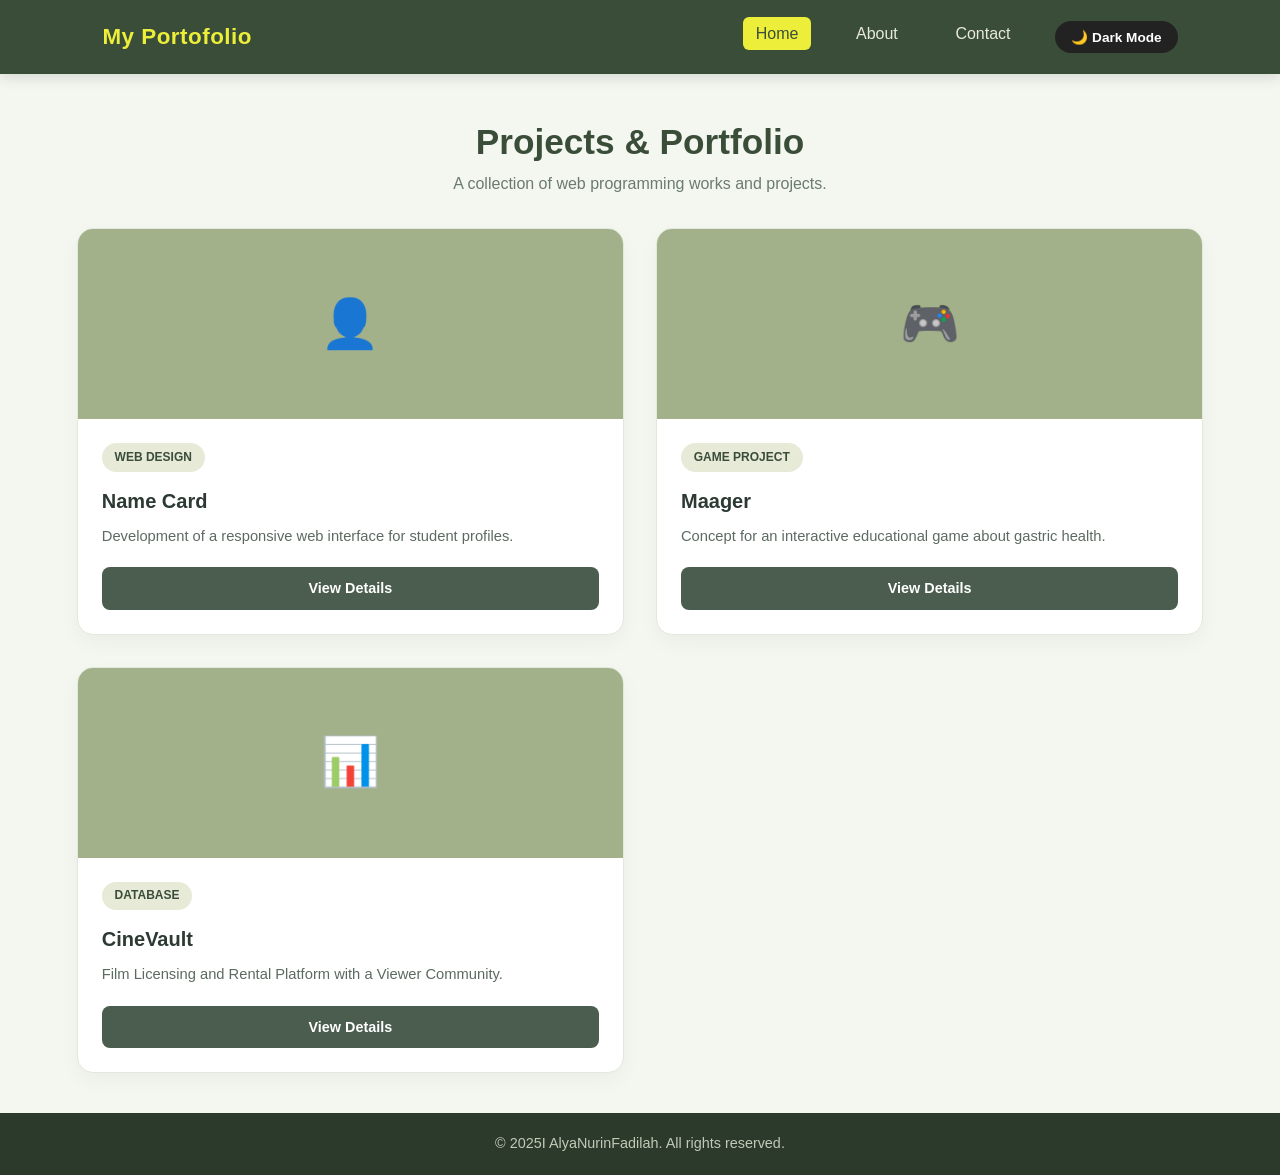
<file: index.html>
<!DOCTYPE html>
<html lang="id">
<head>
    <meta charset="UTF-8">
    <meta name="viewport" content="width=device-width, initial-scale=1.0">
    <title>My Portofolio - Home</title>
    <link rel="stylesheet" href="style.css">
</head>
<body>

    <nav class="navbar">
        <div class="logo">My Portofolio</div>
        <ul class="nav-links">
            <li><a href="index.html" class="active">Home</a></li>
            <li><a href="about.html">About</a></li>
            <li><a href="contact.html">Contact</a></li>
            <li><button id="dark-mode-btn" class="btn-dark-mode">🌙 Dark Mode</button></li>
        </ul>
    </nav>

    <div class="container">
        <div class="page-title">
            <h1>Projects & Portfolio</h1>
            <p>A collection of web programming works and projects.</p>
        </div>

        <div class="portfolio-grid">
            <div class="card">
                <div class="card-img">👤</div>
                <div class="card-content">
                    <span class="card-tag">Web Design</span>
                    <h3 class="card-title">Name Card</h3>
                    <p class="card-desc">Development of a responsive web interface for student profiles.</p>
                    <a href="#" class="card-btn">View Details</a>
                </div>
            </div>

            <div class="card">
                <div class="card-img">🎮</div>
                <div class="card-content">
                    <span class="card-tag">Game Project</span>
                    <h3 class="card-title">Maager</h3>
                    <p class="card-desc">Concept for an interactive educational game about gastric health.</p>
                    <a href="#" class="card-btn">View Details</a>
                </div>
            </div>

            <div class="card">
                <div class="card-img">📊</div>
                <div class="card-content">
                    <span class="card-tag">Database</span>
                    <h3 class="card-title">CineVault</h3>
                    <p class="card-desc">Film Licensing and Rental Platform with a Viewer Community.</p>
                    <a href="#" class="card-btn">View Details</a>
                </div>
            </div>
        </div>
    </div>

    <footer>
        <p>&copy; 2025I AlyaNurinFadilah. All rights reserved.</p>
    </footer>

    <script>
        const darkModeBtn = document.getElementById('dark-mode-btn');
        darkModeBtn.addEventListener('click', function() {
            document.body.classList.toggle('dark-mode');
            if(document.body.classList.contains('dark-mode')) {
                darkModeBtn.textContent = '☀️';
            } else {
                darkModeBtn.textContent = '🌙';
            }
        });
    </script>
</body>
</html>
</file>
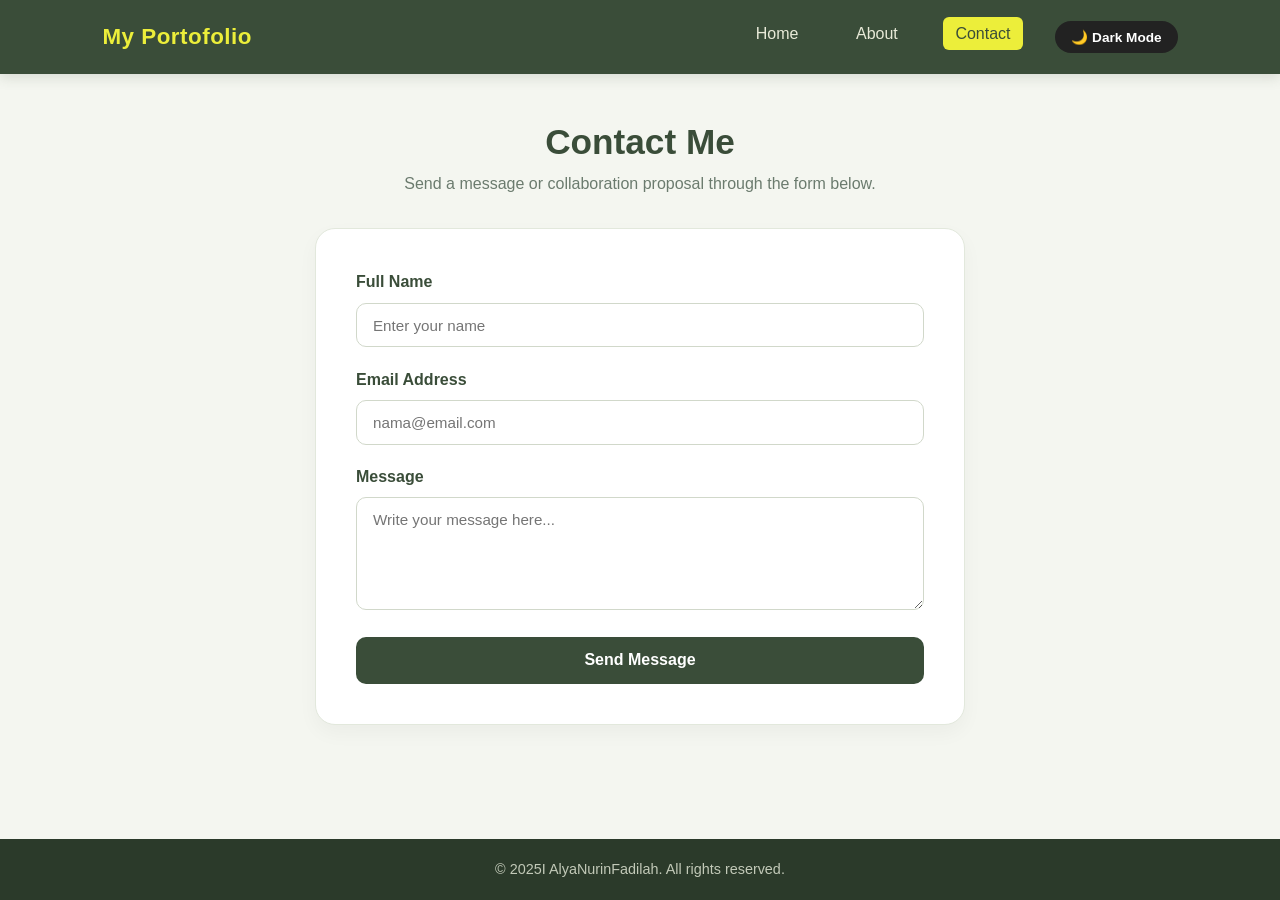
<file: contact.html>
<!DOCTYPE html>
<html lang="id">
<head>
    <meta charset="UTF-8">
    <meta name="viewport" content="width=device-width, initial-scale=1.0">
    <title>Portofolio - Contact</title>
    <link rel="stylesheet" href="style.css">
</head>
<body>

    <nav class="navbar">
        <div class="logo">My Portofolio</div>
        <ul class="nav-links">
            <li><a href="index.html">Home</a></li>
            <li><a href="about.html">About</a></li>
            <li><a href="contact.html" class="active">Contact</a></li>
            <li><button id="dark-mode-btn" class="btn-dark-mode">🌙 Dark Mode</button></li>
        </ul>
    </nav>

    <div class="container">
        <div class="page-title">
            <h1>Contact Me</h1>
            <p>Send a message or collaboration proposal through the form below.</p>
        </div>

        <div class="contact-card">
            <form id="contact-form">
                <div class="form-group">
                    <label for="nama">Full Name</label>
                    <input type="text" id="nama" placeholder="Enter your name">
                </div>

                <div class="form-group">
                    <label for="email">Email Address</label>
                    <input type="email" id="email" placeholder="nama@email.com">
                </div>

                <div class="form-group">
                    <label for="pesan">Message</label>
                    <textarea id="pesan" rows="5" placeholder="Write your message here..."></textarea>
                </div>

                <button type="submit" class="btn-submit">Send Message</button>
            </form>

            <div id="notification-msg"></div>
        </div>
    </div>

    <footer>
        <p>&copy; 2025I AlyaNurinFadilah. All rights reserved.</p>
    </footer>

    <script>
        const darkModeBtn = document.getElementById('dark-mode-btn');
        darkModeBtn.addEventListener('click', function() {
            document.body.classList.toggle('dark-mode');
            if(document.body.classList.contains('dark-mode')) {
                darkModeBtn.textContent = '☀️';
            } else {
                darkModeBtn.textContent = '🌙';
            }
        });

        const contactForm = document.getElementById('contact-form');
        const notifMsg = document.getElementById('notification-msg');

        contactForm.addEventListener('submit', function(e) {
            e.preventDefault();

            const nama = document.getElementById('nama').value.trim();
            const email = document.getElementById('email').value.trim();
            const pesan = document.getElementById('pesan').value.trim();

            if (nama === '' || email === '' || pesan === '') {
                notifMsg.textContent = 'Error: Semua field wajib diisi!';
                notifMsg.className = 'msg-error';
                notifMsg.style.display = 'block';
            } else {
                notifMsg.textContent = 'Pesan berhasil dikirim!';
                notifMsg.className = 'msg-success';
                notifMsg.style.display = 'block';

                contactForm.reset();
            }
        });
    </script>
</body>
</html>
</file>
<file: style.css>
* {
    margin: 0;
    padding: 0;
    box-sizing: border-box;
    font-family: 'Plus Jakarta Sans', -apple-system, BlinkMacSystemFont, "Segoe UI", Roboto, sans-serif;
}

body {
    background-color: #F4F6F0;
    color: #2D3A34;
    line-height: 1.6;
    min-height: 100vh;
    display: flex;
    flex-direction: column;
}

.navbar {
    display: flex;
    justify-content: space-between;
    align-items: center;
    background-color: #3A4D39;
    padding: 1.2rem 8%;
    box-shadow: 0 4px 12px rgba(58, 77, 57, 0.15);
    position: sticky;
    top: 0;
    z-index: 100;
}

.logo {
    color: #ECEE3A;
    font-size: 1.4rem;
    font-weight: 700;
    letter-spacing: 0.5px;
}

.nav-links {
    display: flex;
    list-style: none;
    gap: 2rem;
}

.nav-links a {
    color: #E8EAD8;
    text-decoration: none;
    font-weight: 500;
    transition: all 0.3s ease;
    padding: 0.5rem 0.8rem;
    border-radius: 6px;
}

.nav-links a:hover,
.nav-links a.active {
    color: #3A4D39;
    background-color: #ECEE3A;
}

.container {
    width: 88%;
    max-width: 1200px;
    margin: 2.5rem auto;
    flex: 1;
}

.page-title {
    text-align: center;
    margin-bottom: 2rem;
}

.page-title h1 {
    font-size: 2.2rem;
    color: #3A4D39;
}

.page-title p {
    color: #6B7B6E;
    font-size: 1rem;
}

footer {
    background-color: #2B3A2A;
    color: #C2C9B8;
    text-align: center;
    padding: 1.2rem;
    font-size: 0.9rem;
    margin-top: auto;
}

.portfolio-grid {
    display: grid;
    grid-template-columns: repeat(2, 1fr);
    gap: 2rem;
}

.card {
    background-color: #FFFFFF;
    border-radius: 16px;
    overflow: hidden;
    box-shadow: 0 8px 20px rgba(0,0,0,0.04);
    border: 1px solid #E2E8DC;
    transition: transform 0.3s ease, box-shadow 0.3s ease;
    display: flex;
    flex-direction: column;
}

.card:hover {
    transform: translateY(-6px);
    box-shadow: 0 12px 28px rgba(58, 77, 57, 0.12);
}

.card-img {
    width: 100%;
    height: 190px;
    background-color: #A3B18A;
    display: flex;
    align-items: center;
    justify-content: center;
    color: #FFFFFF;
    font-size: 3rem;
}

.card-content {
    padding: 1.5rem;
    display: flex;
    flex-direction: column;
    flex: 1;
}

.card-tag {
    align-self: flex-start;
    background-color: #E8EAD8;
    color: #3A4D39;
    font-size: 0.75rem;
    font-weight: 700;
    padding: 0.3rem 0.8rem;
    border-radius: 20px;
    margin-bottom: 0.8rem;
    text-transform: uppercase;
}

.card-title {
    font-size: 1.25rem;
    color: #2D3A34;
    margin-bottom: 0.5rem;
}

.card-desc {
    font-size: 0.92rem;
    color: #5C6B61;
    margin-bottom: 1.2rem;
    flex: 1;
}

.card-btn {
    display: inline-block;
    text-align: center;
    background-color: #4A5D4E;
    color: #FFFFFF;
    text-decoration: none;
    padding: 0.6rem 1.2rem;
    border-radius: 8px;
    font-size: 0.9rem;
    font-weight: 600;
    transition: background-color 0.2s ease;
}

.card-btn:hover {
    background-color: #3A4D39;
}

.about-flex {
    display: flex;
    align-items: center;
    gap: 3rem;
    background-color: #FFFFFF;
    padding: 3rem;
    border-radius: 20px;
    box-shadow: 0 8px 20px rgba(0,0,0,0.04);
    border: 1px solid #E2E8DC;
}

.about-img-wrapper {
    flex: 1;
    text-align: center;
}

.about-img {
    width: 240px;
    height: 240px;
    border-radius: 50%;
    object-fit: cover;
    border: 6px solid #E8EAD8;
    box-shadow: 0 6px 16px rgba(0,0,0,0.08);
}

.about-text {
    flex: 2;
}

.about-text h2 {
    font-size: 1.8rem;
    color: #3A4D39;
    margin-bottom: 1rem;
}

.about-text p {
    color: #5C6B61;
    margin-bottom: 1.2rem;
    font-size: 1rem;
}

.skills-list {
    display: flex;
    gap: 0.6rem;
    flex-wrap: wrap;
    margin-top: 1rem;
}

.skill-badge {
    background-color: #3A4D39;
    color: #F4F6F0;
    padding: 0.4rem 1rem;
    border-radius: 20px;
    font-size: 0.85rem;
}

.contact-card {
    max-width: 650px;
    margin: 0 auto;
    background-color: #FFFFFF;
    padding: 2.5rem;
    border-radius: 20px;
    box-shadow: 0 8px 20px rgba(0,0,0,0.04);
    border: 1px solid #E2E8DC;
}

.form-group {
    margin-bottom: 1.2rem;
}

.form-group label {
    display: block;
    margin-bottom: 0.5rem;
    font-weight: 600;
    color: #3A4D39;
}

.form-group input,
.form-group textarea {
    width: 100%;
    padding: 0.8rem 1rem;
    border: 1.5px solid #D1D8CA;
    border-radius: 10px;
    font-size: 0.95rem;
    outline: none;
    transition: border-color 0.2s ease;
}

.form-group input:focus,
.form-group textarea:focus {
    border-color: #3A4D39;
}

.btn-submit {
    width: 100%;
    background-color: #3A4D39;
    color: #FFFFFF;
    border: none;
    padding: 0.9rem;
    border-radius: 10px;
    font-size: 1rem;
    font-weight: 600;
    cursor: pointer;
    transition: background-color 0.2s ease;
}

.btn-submit:hover {
    background-color: #2B3A2A;
}

@media (max-width: 768px) {
    .portfolio-grid {
        grid-template-columns: repeat(2, 1fr);
    }

    .about-flex {
        flex-direction: column;
        text-align: center;
        padding: 2rem;
    }

    .about-text {
        text-align: center;
    }

    .skills-list {
        justify-content: center;
    }
}

@media (max-width: 480px) {
    .navbar {
        flex-direction: column;
        gap: 1rem;
    }

    .portfolio-grid {
        grid-template-columns: 1fr;
    }

    .container {
        width: 92%;
    }

    .about-img {
        width: 180px;
        height: 180px;
    }
}

body.dark-mode {
    background-color: #121212 !important;
    color: #ffffff !important;
}

body.dark-mode .navbar {
    background-color: #1e1e1e !important;
}

body.dark-mode .card,
body.dark-mode .about-flex,
body.dark-mode .contact-card {
    background-color: #1e1e1e !important;
    color: #ffffff !important;
    border-color: #333333 !important;
}

body.dark-mode .card-title,
body.dark-mode .page-title h1,
body.dark-mode .about-text h2,
body.dark-mode .form-group label {
    color: #ffffff !important;
}

body.dark-mode .card-desc,
body.dark-mode .about-text p,
body.dark-mode .page-title p {
    color: #cccccc !important;
}

body.dark-mode input,
body.dark-mode textarea {
    background-color: #2a2a2a !important;
    color: #ffffff !important;
    border-color: #444444 !important;
}

.btn-dark-mode {
    background-color: #222222;
    color: #ffffff;
    border: none;
    padding: 0.5rem 1rem;
    border-radius: 20px;
    cursor: pointer;
    font-size: 0.85rem;
    font-weight: 600;
    transition: all 0.3s ease;
}

.btn-dark-mode:hover {
    background-color: #444444;
}

#notification-msg {
    margin-top: 1.2rem;
    padding: 0.8rem 1rem;
    border-radius: 8px;
    font-weight: 600;
    text-align: center;
    display: none;
}

.msg-success {
    background-color: #d4edda;
    color: #155724;
    border: 1px solid #c3e6cb;
}

.msg-error {
    background-color: #f8d7da;
    color: #721c24;
    border: 1px solid #f5c6cb;
}

.btn-toggle-photo {
    margin-top: 1rem;
    background-color: #3A4D39;
    color: #ffffff;
    border: none;
    padding: 0.6rem 1.2rem;
    border-radius: 8px;
    cursor: pointer;
    font-size: 0.9rem;
    font-weight: 600;
    transition: background-color 0.2s ease;
}

.btn-toggle-photo:hover {
    background-color: #2B3A2A;
}
</file>
